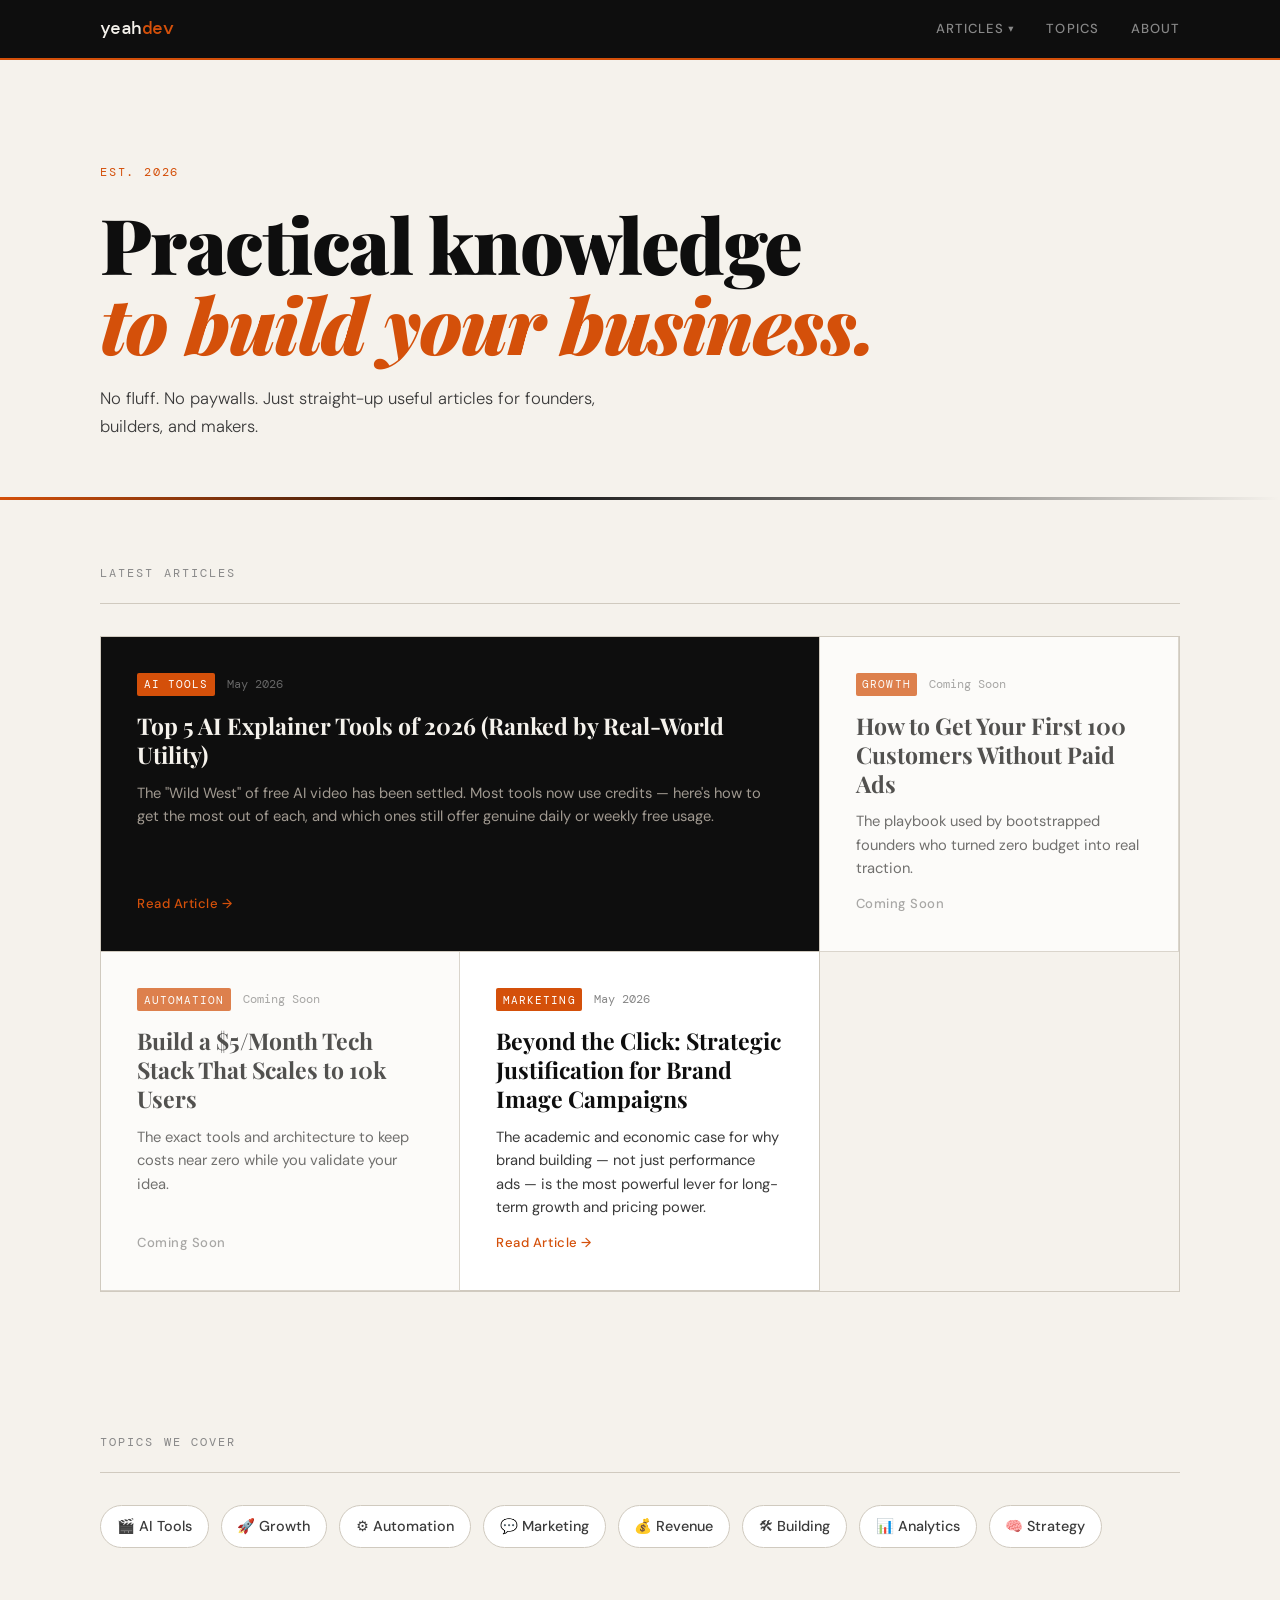
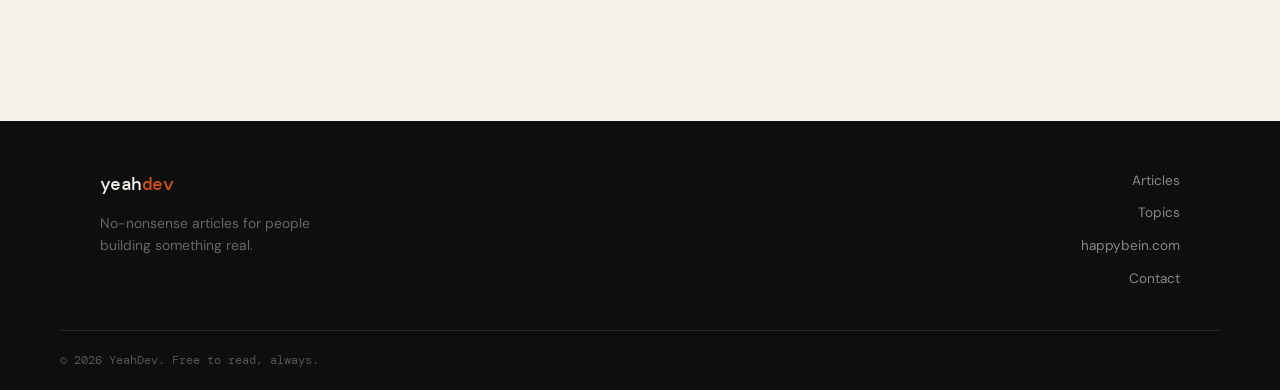
<file: index.html>
<!DOCTYPE html>
<html lang="en">
<head>
  <meta charset="UTF-8" />
  <meta name="viewport" content="width=device-width, initial-scale=1.0" />
  <title>YeahDev — Build Your Business</title>
  <meta name="description" content="Practical articles and tools to help you build and grow your business." />
  <link rel="stylesheet" href="css/main.css" />
  <!-- Google Analytics -->
  <script async src="https://www.googletagmanager.com/gtag/js?id=G-YT5223V63F"></script>
  <script>
    window.dataLayer = window.dataLayer || [];
    function gtag(){dataLayer.push(arguments);}
    gtag('js', new Date());
    gtag('config', 'G-YT5223V63F');
  </script>
  <link rel="preconnect" href="https://fonts.googleapis.com" />
  <link rel="preconnect" href="https://fonts.gstatic.com" crossorigin />
  <link href="https://fonts.googleapis.com/css2?family=Playfair+Display:ital,wght@0,700;0,900;1,700&family=DM+Sans:wght@300;400;500&family=DM+Mono:wght@400;500&display=swap" rel="stylesheet" />
</head>
<body>

  <header class="site-header">
    <div class="container header-inner">
      <a href="index.html" class="logo">yeah<span>dev</span></a>
      <nav class="nav">
        <div class="nav-dropdown">
          <a href="#articles" class="nav-dropdown-trigger">Articles <span class="nav-caret">▾</span></a>
          <div class="nav-dropdown-menu">
            <a href="articles/best-free-ai-video-tools-2026.html">Top 5 AI Explainer Tools of 2026</a>
            <a href="articles/brand-image-campaigns-strategic-justification.html">Beyond the Click: Brand Image Campaigns</a>
          </div>
        </div>
        <a href="#topics">Topics</a>
        <a href="#about">About</a>
      </nav>
    </div>
  </header>

  <section class="hero">
    <div class="container">
      <div class="hero-tag">Est. 2026</div>
      <h1 class="hero-headline">
        Practical knowledge<br/>
        <em>to build your business.</em>
      </h1>
      <p class="hero-sub">No fluff. No paywalls. Just straight-up useful articles for founders, builders, and makers.</p>
    </div>
    <div class="hero-rule"></div>
  </section>

  <main class="container" id="articles">

    <div class="section-label">Latest Articles</div>

    <div class="articles-grid">

      <!-- Article 1 – Featured -->
      <article class="card card--featured">
        <div class="card-meta">
          <span class="tag">AI Tools</span>
          <span class="date">May 2026</span>
        </div>
        <h2 class="card-title">
          <a href="articles/best-free-ai-video-tools-2026.html">
            Top 5 AI Explainer Tools of 2026 (Ranked by Real-World Utility)
          </a>
        </h2>
        <p class="card-excerpt">
          The "Wild West" of free AI video has been settled. Most tools now use credits — here's how to get the most out of each, and which ones still offer genuine daily or weekly free usage.
        </p>
        <a href="articles/best-free-ai-video-tools-2026.html" class="read-more">Read Article →</a>
      </article>

      <!-- Placeholder cards -->
      <article class="card card--placeholder">
        <div class="card-meta">
          <span class="tag">Growth</span>
          <span class="date">Coming Soon</span>
        </div>
        <h2 class="card-title">How to Get Your First 100 Customers Without Paid Ads</h2>
        <p class="card-excerpt">The playbook used by bootstrapped founders who turned zero budget into real traction.</p>
        <span class="read-more muted">Coming Soon</span>
      </article>

      <article class="card card--placeholder">
        <div class="card-meta">
          <span class="tag">Automation</span>
          <span class="date">Coming Soon</span>
        </div>
        <h2 class="card-title">Build a $5/Month Tech Stack That Scales to 10k Users</h2>
        <p class="card-excerpt">The exact tools and architecture to keep costs near zero while you validate your idea.</p>
        <span class="read-more muted">Coming Soon</span>
      </article>

      <article class="card">
        <div class="card-meta">
          <span class="tag">Marketing</span>
          <span class="date">May 2026</span>
        </div>
        <h2 class="card-title">
          <a href="articles/brand-image-campaigns-strategic-justification.html">
            Beyond the Click: Strategic Justification for Brand Image Campaigns
          </a>
        </h2>
        <p class="card-excerpt">
          The academic and economic case for why brand building — not just performance ads — is the most powerful lever for long-term growth and pricing power.
        </p>
        <a href="articles/brand-image-campaigns-strategic-justification.html" class="read-more">Read Article →</a>
      </article>

    </div>

    <section class="topics-section" id="topics">
      <div class="section-label">Topics We Cover</div>
      <div class="topics-grid">
        <div class="topic">🎬 AI Tools</div>
        <div class="topic">🚀 Growth</div>
        <div class="topic">⚙️ Automation</div>
        <div class="topic">💬 Marketing</div>
        <div class="topic">💰 Revenue</div>
        <div class="topic">🛠 Building</div>
        <div class="topic">📊 Analytics</div>
        <div class="topic">🧠 Strategy</div>
      </div>
    </section>

  </main>

  <footer class="site-footer" id="about">
    <div class="container footer-inner">
      <div class="footer-brand">
        <a href="index.html" class="logo">yeah<span>dev</span></a>
        <p>No-nonsense articles for people<br/>building something real.</p>
      </div>
      <div class="footer-links">
        <a href="#articles">Articles</a>
        <a href="#topics">Topics</a>
        <a href="https://happybein.com" target="_blank" rel="noopener">happybein.com</a>
        <a href="mailto:happybein1@gmail.com">Contact</a>
      </div>
    </div>
    <div class="container footer-bottom">
      <span>© 2026 YeahDev. Free to read, always.</span>
    </div>
  </footer>

</body>
</html>
</file>
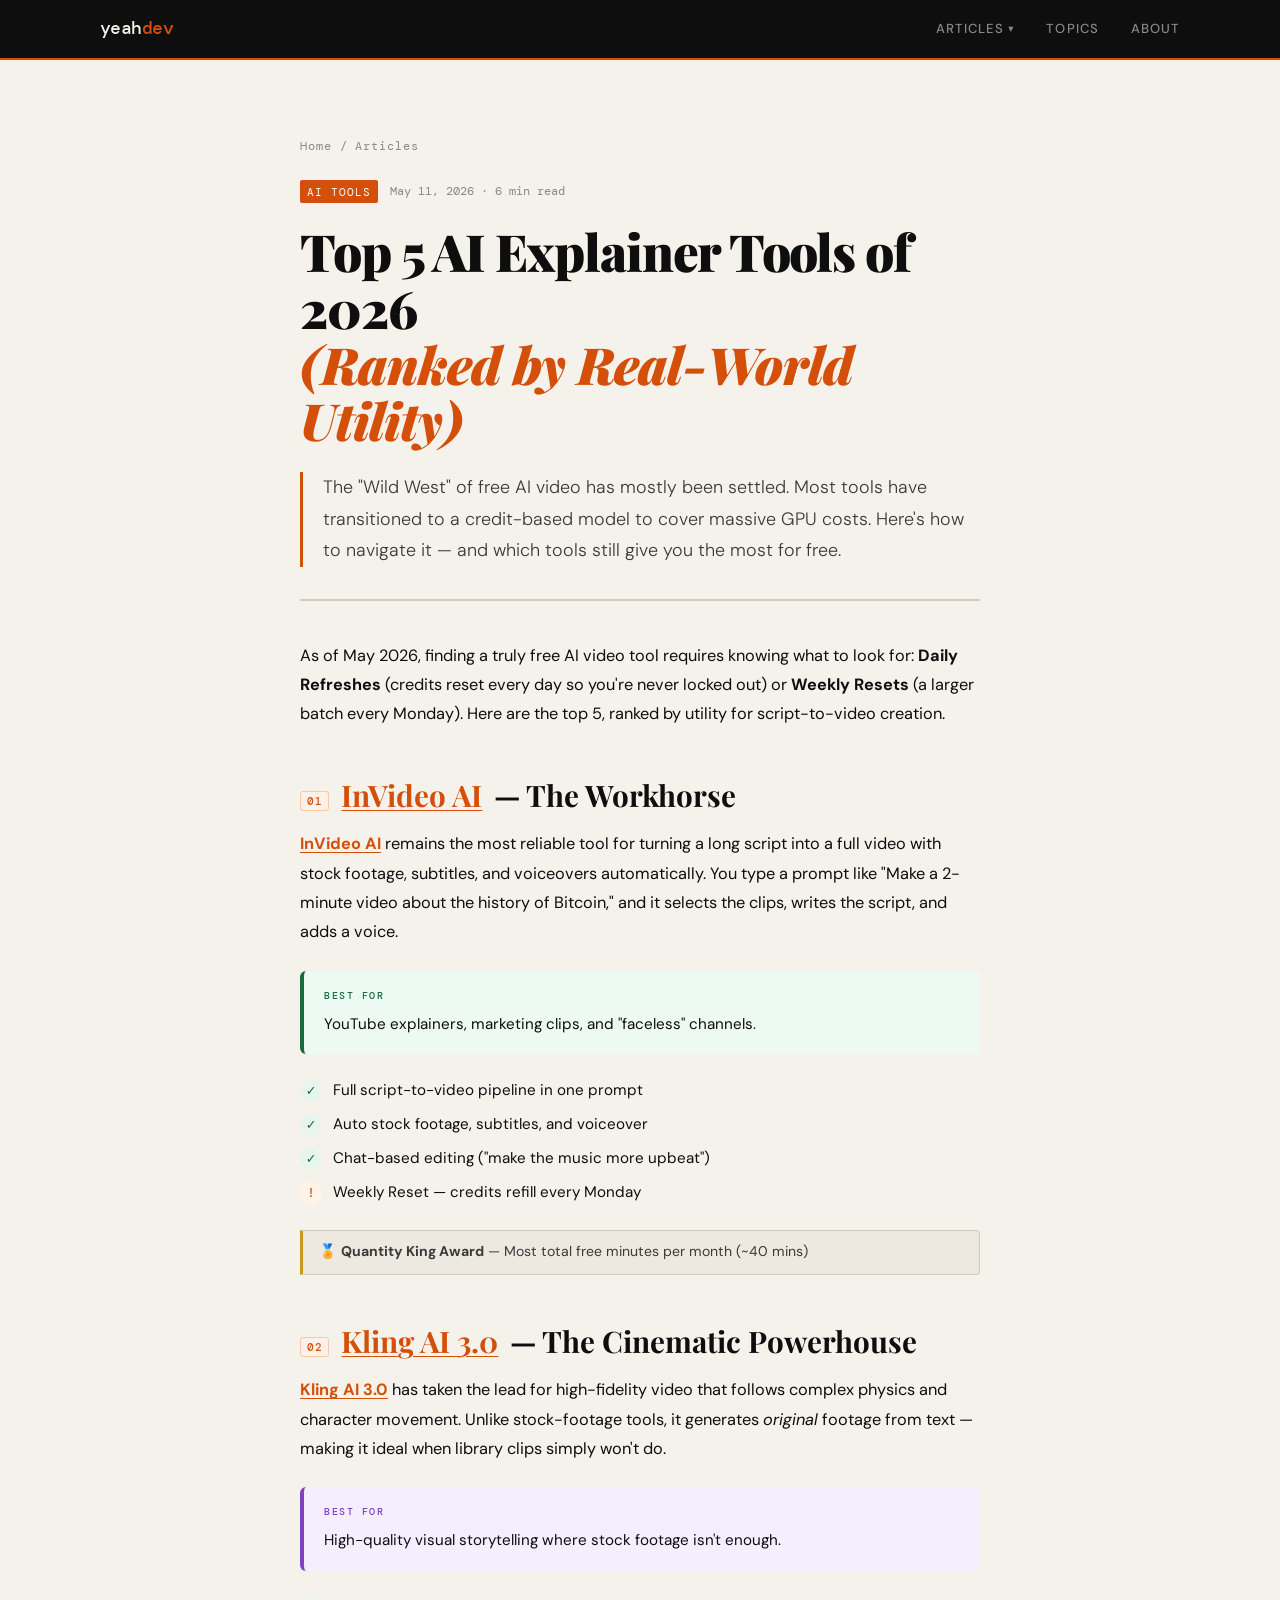
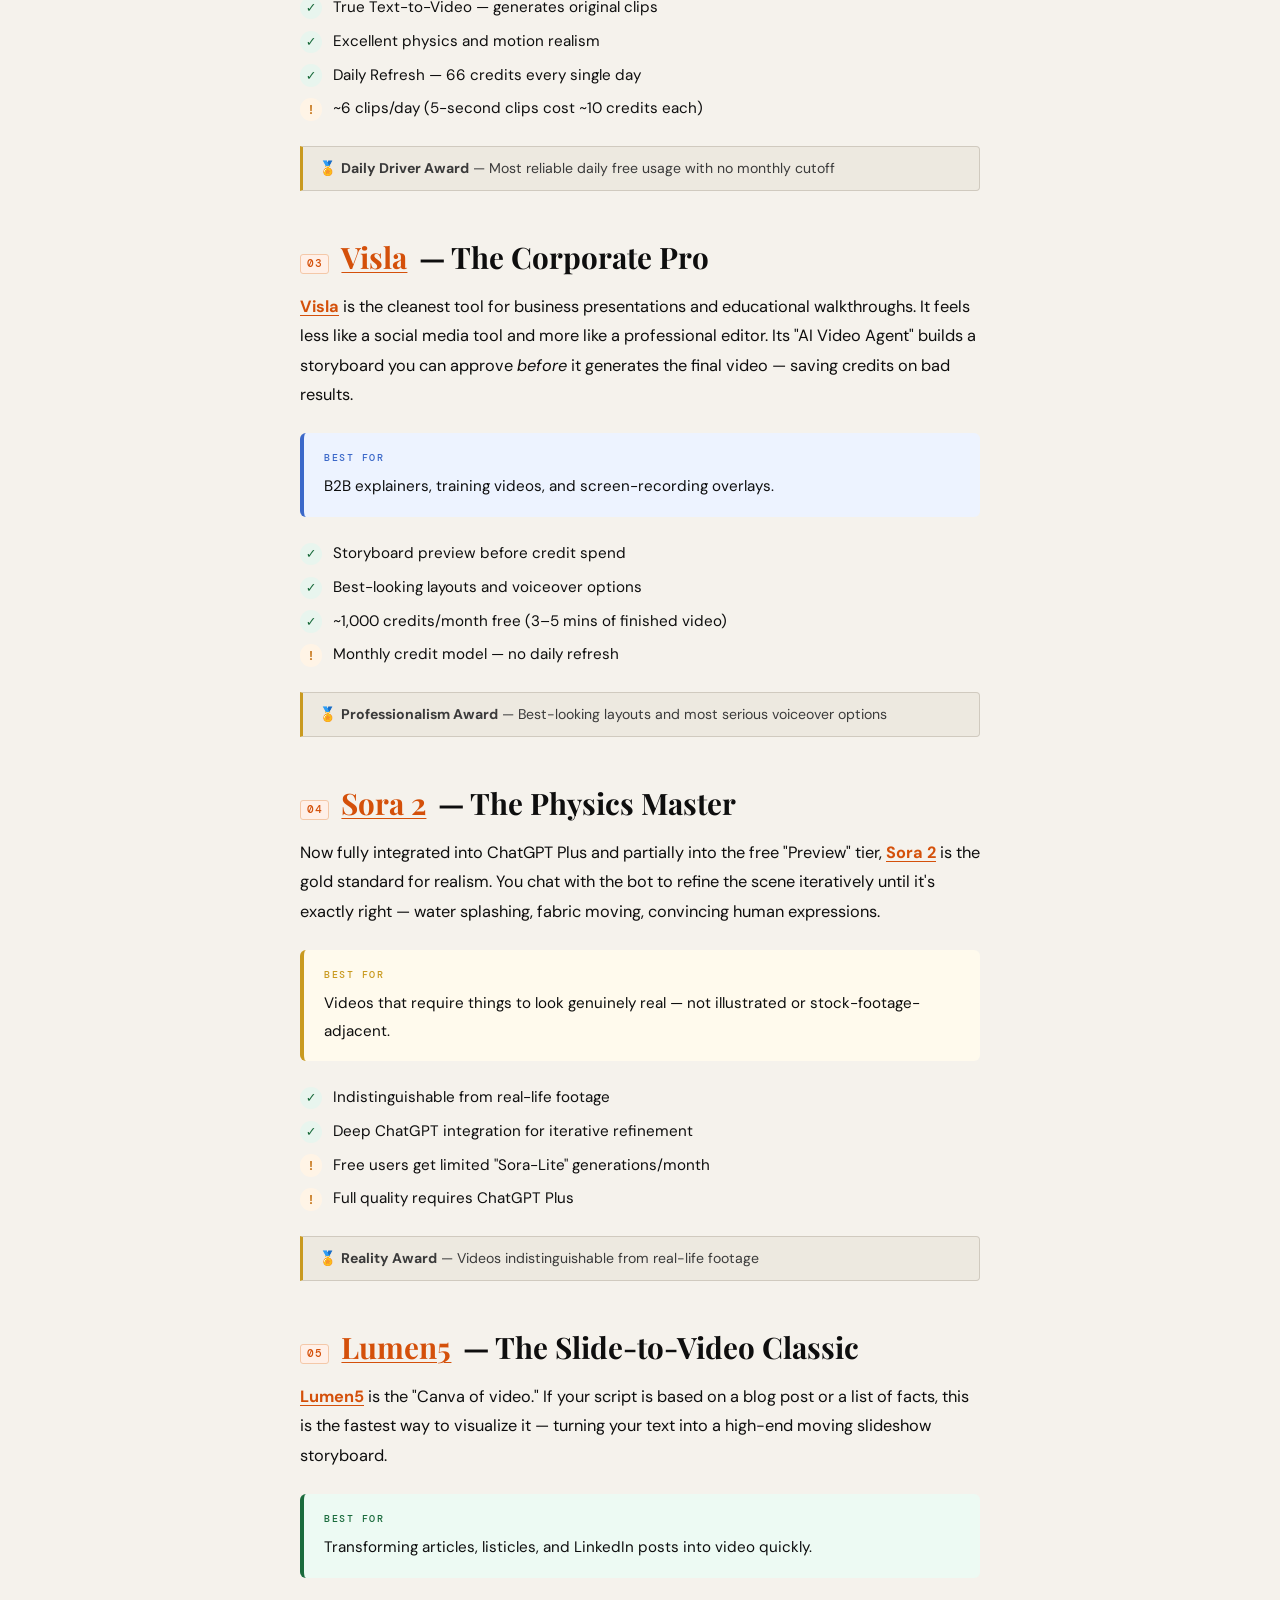
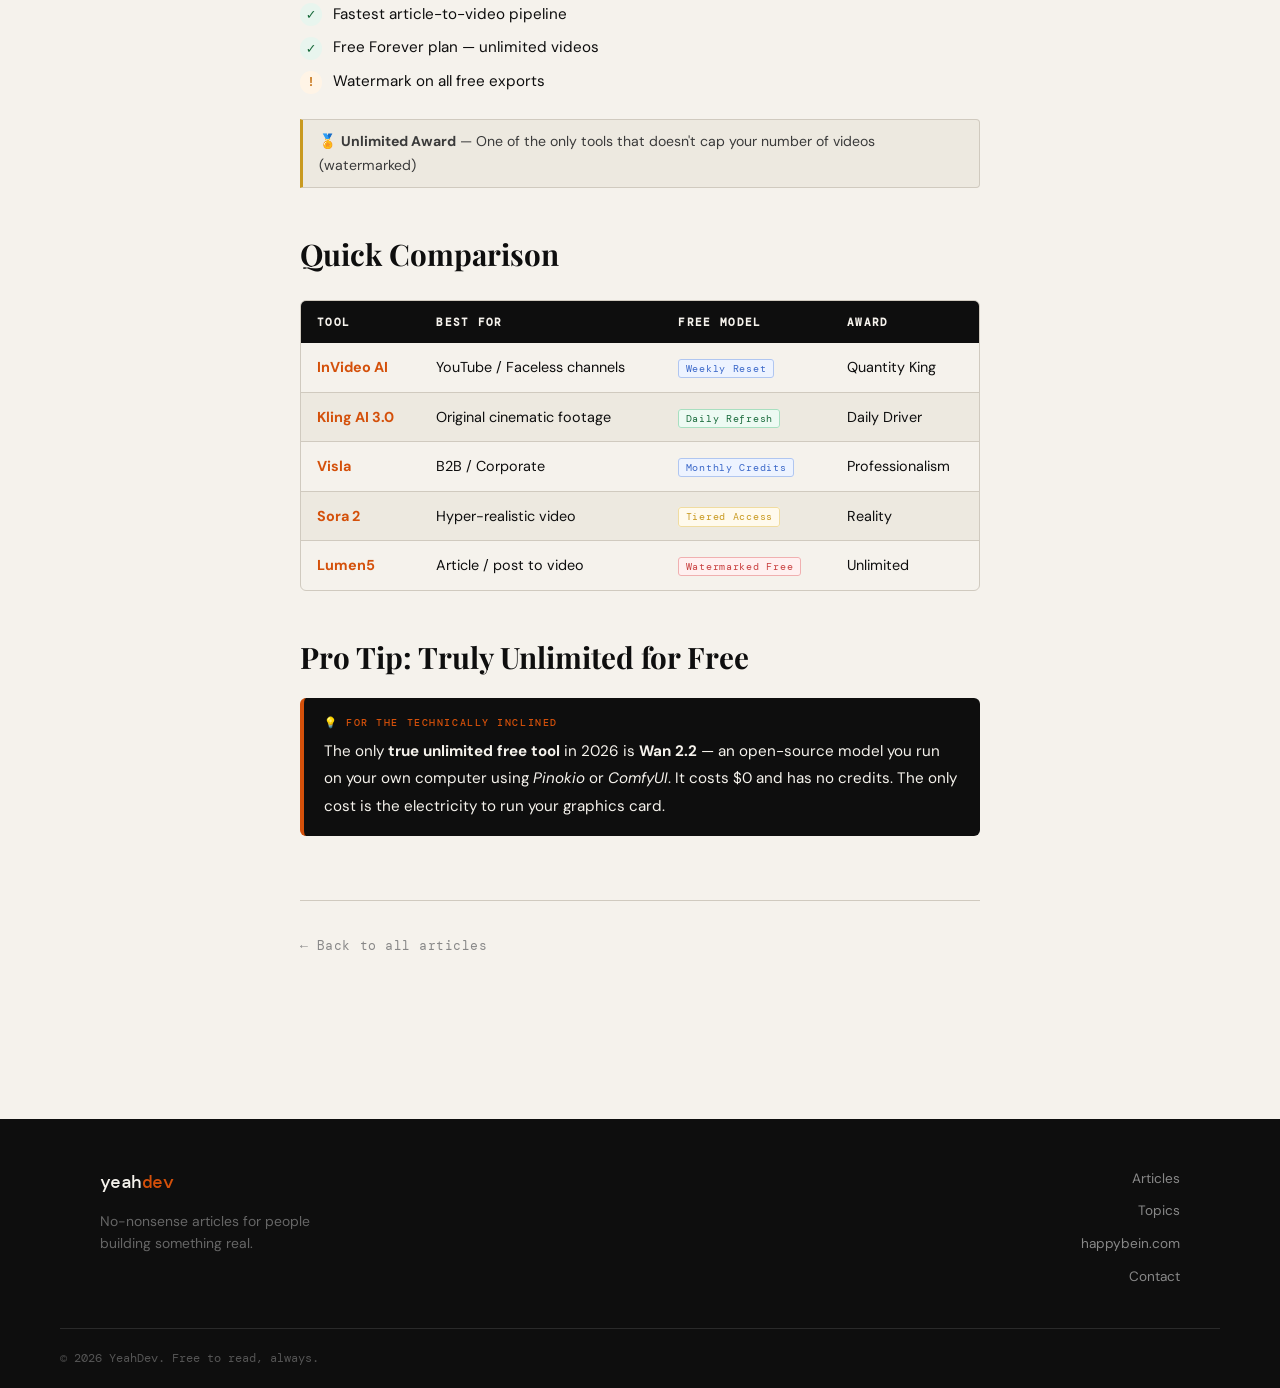
<file: articles/best-free-ai-video-tools-2026.html>
<!DOCTYPE html>
<html lang="en">
<head>
  <meta charset="UTF-8" />
  <meta name="viewport" content="width=device-width, initial-scale=1.0" />
  <title>Top 5 AI Explainer Video Tools of 2026 — YeahDev</title>
  <meta name="description" content="The free AI video landscape has matured in 2026. Here are the top 5 explainer tools ranked by their real-world utility for script-to-video creation." />
  <link rel="stylesheet" href="../css/main.css" />
  <link rel="stylesheet" href="../css/article.css" />
  <!-- Google Analytics -->
  <script async src="https://www.googletagmanager.com/gtag/js?id=G-YT5223V63F"></script>
  <script>
    window.dataLayer = window.dataLayer || [];
    function gtag(){dataLayer.push(arguments);}
    gtag('js', new Date());
    gtag('config', 'G-YT5223V63F');
  </script>
  <link rel="preconnect" href="https://fonts.googleapis.com" />
  <link rel="preconnect" href="https://fonts.gstatic.com" crossorigin />
  <link href="https://fonts.googleapis.com/css2?family=Playfair+Display:ital,wght@0,700;0,900;1,700&family=DM+Sans:wght@300;400;500&family=DM+Mono:wght@400;500&display=swap" rel="stylesheet" />
</head>
<body class="article-page">

  <header class="site-header">
    <div class="container header-inner">
      <a href="../index.html" class="logo">yeah<span>dev</span></a>
      <nav class="nav">
        <div class="nav-dropdown">
          <a href="../index.html#articles" class="nav-dropdown-trigger">Articles <span class="nav-caret">▾</span></a>
          <div class="nav-dropdown-menu">
            <a href="../articles/best-free-ai-video-tools-2026.html">Top 5 AI Explainer Tools of 2026</a>
            <a href="../articles/brand-image-campaigns-strategic-justification.html">Beyond the Click: Brand Image Campaigns</a>
          </div>
        </div>
        <a href="../index.html#topics">Topics</a>
        <a href="../index.html#about">About</a>
      </nav>
    </div>
  </header>

  <main class="article-main">
    <div class="article-container">

      <div class="article-header">
        <div class="breadcrumb"><a href="../index.html">Home</a> / <a href="../index.html#articles">Articles</a></div>
        <div class="article-meta">
          <span class="tag">AI Tools</span>
          <span class="date">May 11, 2026 · 6 min read</span>
        </div>
        <h1 class="article-title">
          Top 5 AI Explainer Tools of 2026<br/>
          <em>(Ranked by Real-World Utility)</em>
        </h1>
        <p class="article-lede">
          The "Wild West" of free AI video has mostly been settled. Most tools have transitioned to a credit-based model to cover massive GPU costs. Here's how to navigate it — and which tools still give you the most for free.
        </p>
        <div class="article-rule"></div>
      </div>

      <div class="article-body">

        <p>As of May 2026, finding a truly free AI video tool requires knowing what to look for: <strong>Daily Refreshes</strong> (credits reset every day so you're never locked out) or <strong>Weekly Resets</strong> (a larger batch every Monday). Here are the top 5, ranked by utility for script-to-video creation.</p>

        <h2><span class="num">01</span> <a href="https://invideo.io" target="_blank" rel="noopener">InVideo AI</a> — The Workhorse</h2>
        <p><a href="https://invideo.io" target="_blank" rel="noopener"><strong>InVideo AI</strong></a> remains the most reliable tool for turning a long script into a full video with stock footage, subtitles, and voiceovers automatically. You type a prompt like "Make a 2-minute video about the history of Bitcoin," and it selects the clips, writes the script, and adds a voice.</p>

        <div class="callout callout--green">
          <div class="callout-label">Best For</div>
          <p>YouTube explainers, marketing clips, and "faceless" channels.</p>
        </div>

        <ul class="feature-list">
          <li><span class="feature-icon">✓</span> Full script-to-video pipeline in one prompt</li>
          <li><span class="feature-icon">✓</span> Auto stock footage, subtitles, and voiceover</li>
          <li><span class="feature-icon">✓</span> Chat-based editing ("make the music more upbeat")</li>
          <li><span class="feature-icon warn">!</span> Weekly Reset — credits refill every Monday</li>
        </ul>

        <div class="award-badge">🏅 <strong>Quantity King Award</strong> — Most total free minutes per month (~40 mins)</div>

        <h2><span class="num">02</span> <a href="https://klingai.com" target="_blank" rel="noopener">Kling AI 3.0</a> — The Cinematic Powerhouse</h2>
        <p><a href="https://klingai.com" target="_blank" rel="noopener"><strong>Kling AI 3.0</strong></a> has taken the lead for high-fidelity video that follows complex physics and character movement. Unlike stock-footage tools, it generates <em>original</em> footage from text — making it ideal when library clips simply won't do.</p>

        <div class="callout callout--purple">
          <div class="callout-label">Best For</div>
          <p>High-quality visual storytelling where stock footage isn't enough.</p>
        </div>

        <ul class="feature-list">
          <li><span class="feature-icon">✓</span> True Text-to-Video — generates original clips</li>
          <li><span class="feature-icon">✓</span> Excellent physics and motion realism</li>
          <li><span class="feature-icon">✓</span> Daily Refresh — 66 credits every single day</li>
          <li><span class="feature-icon warn">!</span> ~6 clips/day (5-second clips cost ~10 credits each)</li>
        </ul>

        <div class="award-badge">🏅 <strong>Daily Driver Award</strong> — Most reliable daily free usage with no monthly cutoff</div>

        <h2><span class="num">03</span> <a href="https://visla.us" target="_blank" rel="noopener">Visla</a> — The Corporate Pro</h2>
        <p><a href="https://visla.us" target="_blank" rel="noopener"><strong>Visla</strong></a> is the cleanest tool for business presentations and educational walkthroughs. It feels less like a social media tool and more like a professional editor. Its "AI Video Agent" builds a storyboard you can approve <em>before</em> it generates the final video — saving credits on bad results.</p>

        <div class="callout callout--blue">
          <div class="callout-label">Best For</div>
          <p>B2B explainers, training videos, and screen-recording overlays.</p>
        </div>

        <ul class="feature-list">
          <li><span class="feature-icon">✓</span> Storyboard preview before credit spend</li>
          <li><span class="feature-icon">✓</span> Best-looking layouts and voiceover options</li>
          <li><span class="feature-icon">✓</span> ~1,000 credits/month free (3–5 mins of finished video)</li>
          <li><span class="feature-icon warn">!</span> Monthly credit model — no daily refresh</li>
        </ul>

        <div class="award-badge">🏅 <strong>Professionalism Award</strong> — Best-looking layouts and most serious voiceover options</div>

        <h2><span class="num">04</span> <a href="https://openai.com/sora" target="_blank" rel="noopener">Sora 2</a> — The Physics Master</h2>
        <p>Now fully integrated into ChatGPT Plus and partially into the free "Preview" tier, <a href="https://openai.com/sora" target="_blank" rel="noopener"><strong>Sora 2</strong></a> is the gold standard for realism. You chat with the bot to refine the scene iteratively until it's exactly right — water splashing, fabric moving, convincing human expressions.</p>

        <div class="callout callout--gold">
          <div class="callout-label">Best For</div>
          <p>Videos that require things to look genuinely real — not illustrated or stock-footage-adjacent.</p>
        </div>

        <ul class="feature-list">
          <li><span class="feature-icon">✓</span> Indistinguishable from real-life footage</li>
          <li><span class="feature-icon">✓</span> Deep ChatGPT integration for iterative refinement</li>
          <li><span class="feature-icon warn">!</span> Free users get limited "Sora-Lite" generations/month</li>
          <li><span class="feature-icon warn">!</span> Full quality requires ChatGPT Plus</li>
        </ul>

        <div class="award-badge">🏅 <strong>Reality Award</strong> — Videos indistinguishable from real-life footage</div>

        <h2><span class="num">05</span> <a href="https://lumen5.com" target="_blank" rel="noopener">Lumen5</a> — The Slide-to-Video Classic</h2>
        <p><a href="https://lumen5.com" target="_blank" rel="noopener"><strong>Lumen5</strong></a> is the "Canva of video." If your script is based on a blog post or a list of facts, this is the fastest way to visualize it — turning your text into a high-end moving slideshow storyboard.</p>

        <div class="callout callout--green">
          <div class="callout-label">Best For</div>
          <p>Transforming articles, listicles, and LinkedIn posts into video quickly.</p>
        </div>

        <ul class="feature-list">
          <li><span class="feature-icon">✓</span> Fastest article-to-video pipeline</li>
          <li><span class="feature-icon">✓</span> Free Forever plan — unlimited videos</li>
          <li><span class="feature-icon warn">!</span> Watermark on all free exports</li>
        </ul>

        <div class="award-badge">🏅 <strong>Unlimited Award</strong> — One of the only tools that doesn't cap your number of videos (watermarked)</div>

        <h2>Quick Comparison</h2>

        <div class="table-wrap">
          <table class="comparison-table">
            <thead>
              <tr>
                <th>Tool</th>
                <th>Best For</th>
                <th>Free Model</th>
                <th>Award</th>
              </tr>
            </thead>
            <tbody>
              <tr>
                <td><a href="https://invideo.io" target="_blank" rel="noopener"><strong>InVideo AI</strong></a></td>
                <td>YouTube / Faceless channels</td>
                <td><span class="badge badge--blue">Weekly Reset</span></td>
                <td>Quantity King</td>
              </tr>
              <tr>
                <td><a href="https://klingai.com" target="_blank" rel="noopener"><strong>Kling AI 3.0</strong></a></td>
                <td>Original cinematic footage</td>
                <td><span class="badge badge--green">Daily Refresh</span></td>
                <td>Daily Driver</td>
              </tr>
              <tr>
                <td><a href="https://visla.us" target="_blank" rel="noopener"><strong>Visla</strong></a></td>
                <td>B2B / Corporate</td>
                <td><span class="badge badge--blue">Monthly Credits</span></td>
                <td>Professionalism</td>
              </tr>
              <tr>
                <td><a href="https://openai.com/sora" target="_blank" rel="noopener"><strong>Sora 2</strong></a></td>
                <td>Hyper-realistic video</td>
                <td><span class="badge badge--gold">Tiered Access</span></td>
                <td>Reality</td>
              </tr>
              <tr>
                <td><a href="https://lumen5.com" target="_blank" rel="noopener"><strong>Lumen5</strong></a></td>
                <td>Article / post to video</td>
                <td><span class="badge badge--red">Watermarked Free</span></td>
                <td>Unlimited</td>
              </tr>
            </tbody>
          </table>
        </div>

        <h2>Pro Tip: Truly Unlimited for Free</h2>

        <div class="callout callout--dark">
          <div class="callout-label">💡 For the Technically Inclined</div>
          <p>The only <strong>true unlimited free tool</strong> in 2026 is <strong>Wan 2.2</strong> — an open-source model you run on your own computer using <em>Pinokio</em> or <em>ComfyUI</em>. It costs $0 and has no credits. The only cost is the electricity to run your graphics card.</p>
        </div>

      </div>

      <div class="article-footer">
        <a href="../index.html" class="back-link">← Back to all articles</a>
      </div>

    </div>
  </main>

  <footer class="site-footer">
    <div class="container footer-inner">
      <div class="footer-brand">
        <a href="../index.html" class="logo">yeah<span>dev</span></a>
        <p>No-nonsense articles for people<br/>building something real.</p>
      </div>
      <div class="footer-links">
        <a href="../index.html#articles">Articles</a>
        <a href="../index.html#topics">Topics</a>
        <a href="https://happybein.com" target="_blank" rel="noopener">happybein.com</a>
        <a href="mailto:happybein1@gmail.com">Contact</a>
      </div>
    </div>
    <div class="container footer-bottom">
      <span>© 2026 YeahDev. Free to read, always.</span>
    </div>
  </footer>

</body>
</html>
</file>
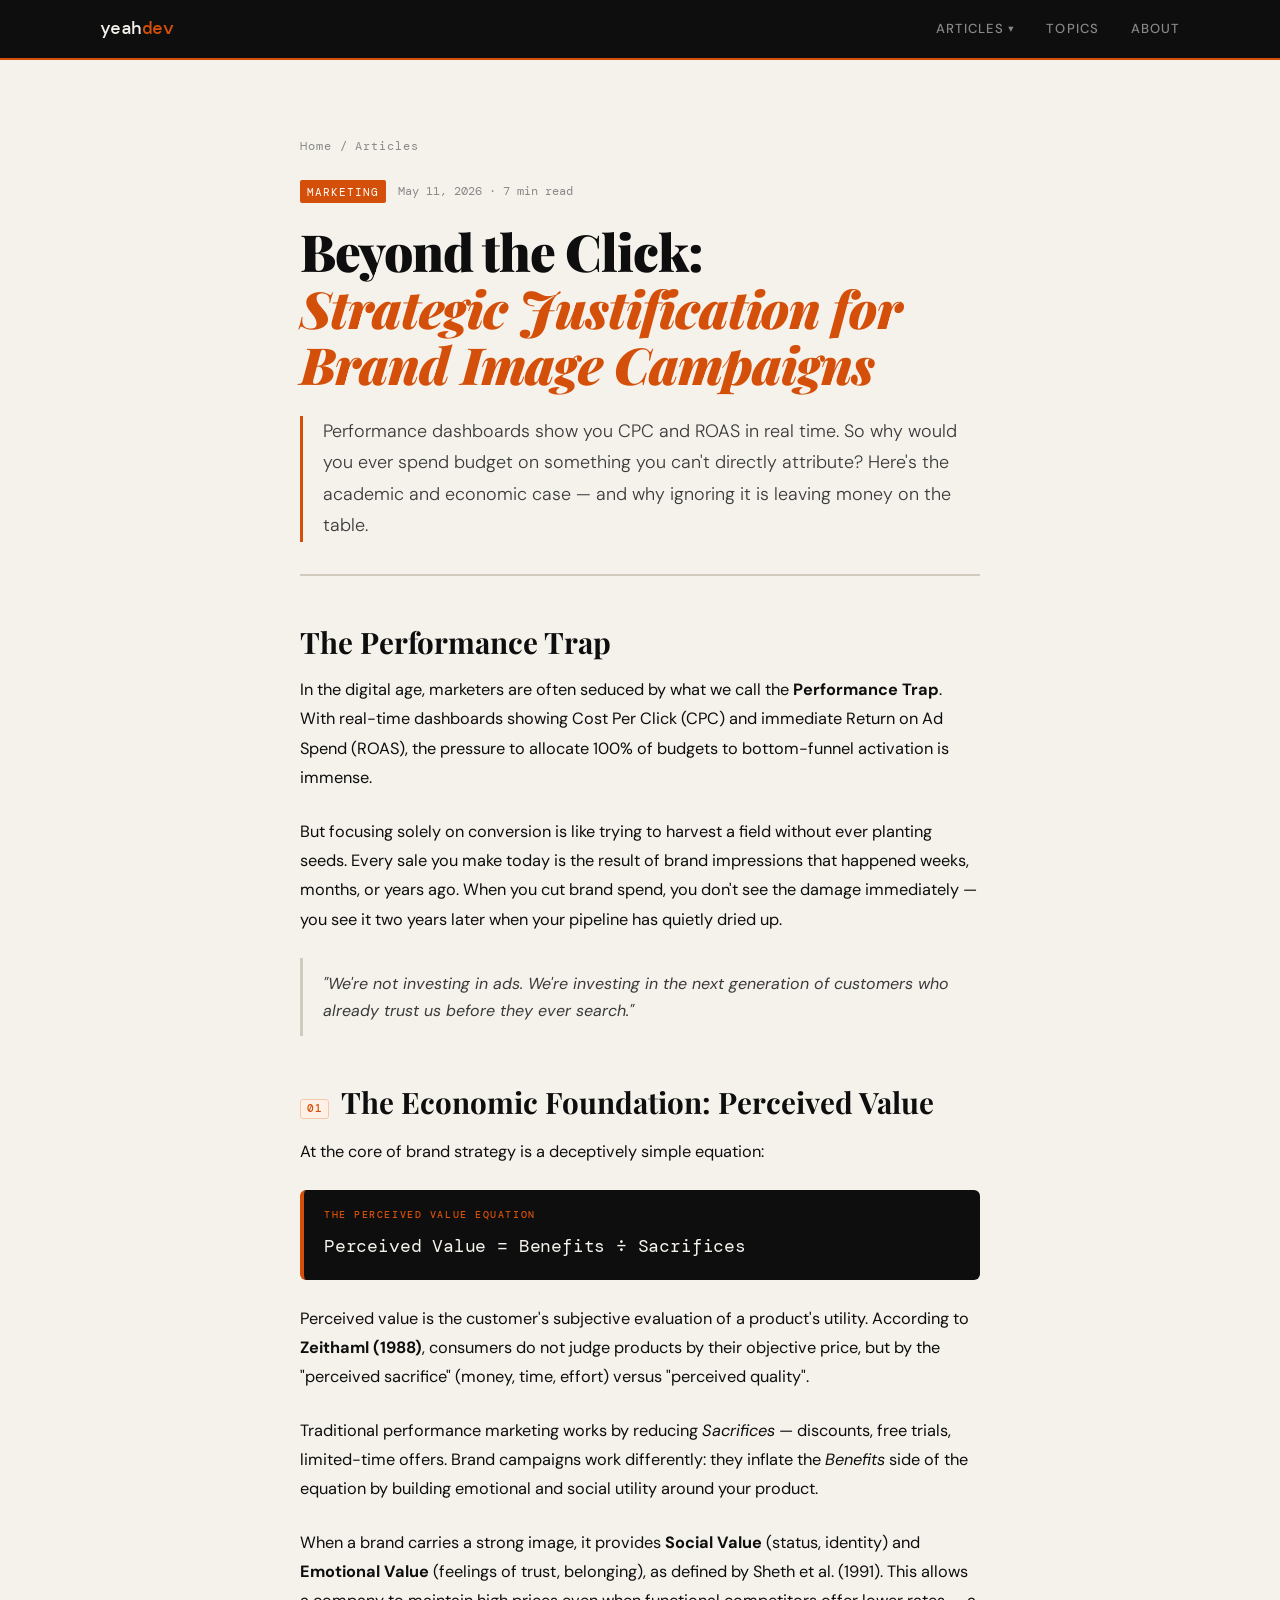
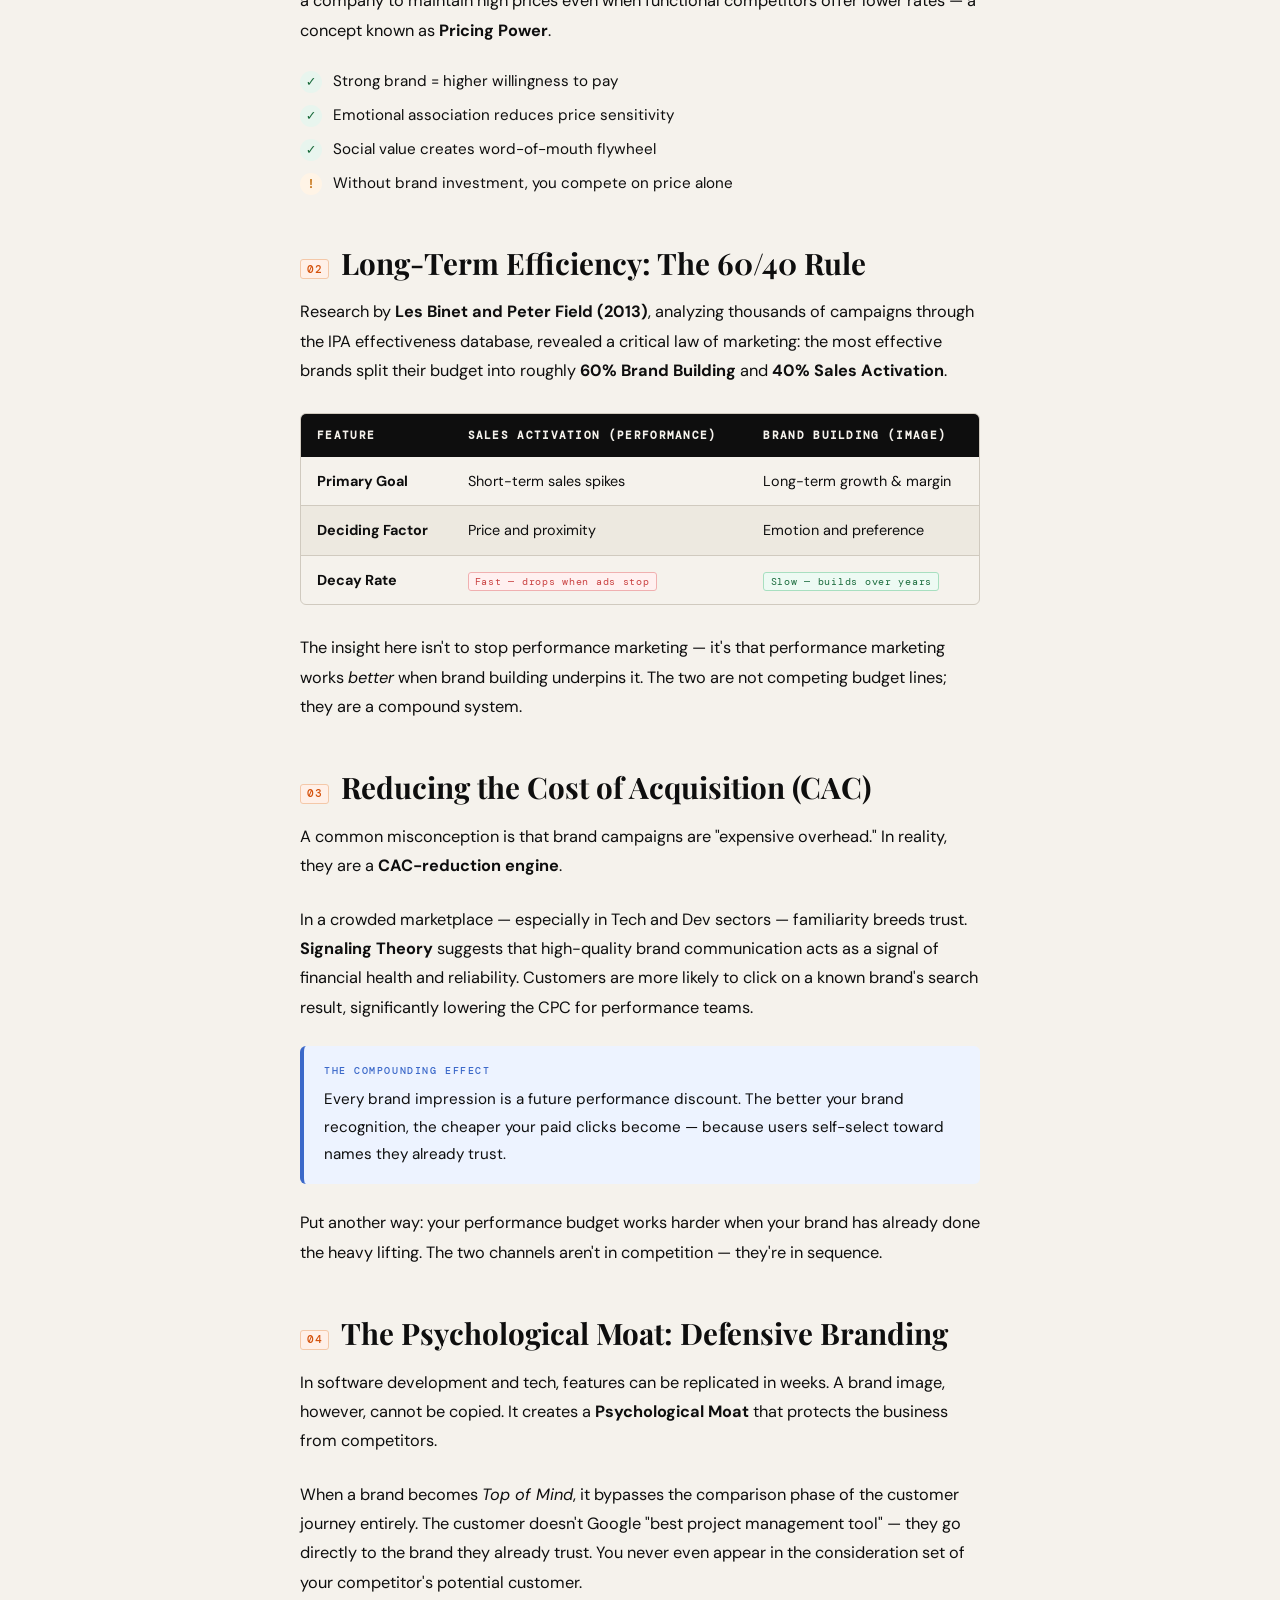
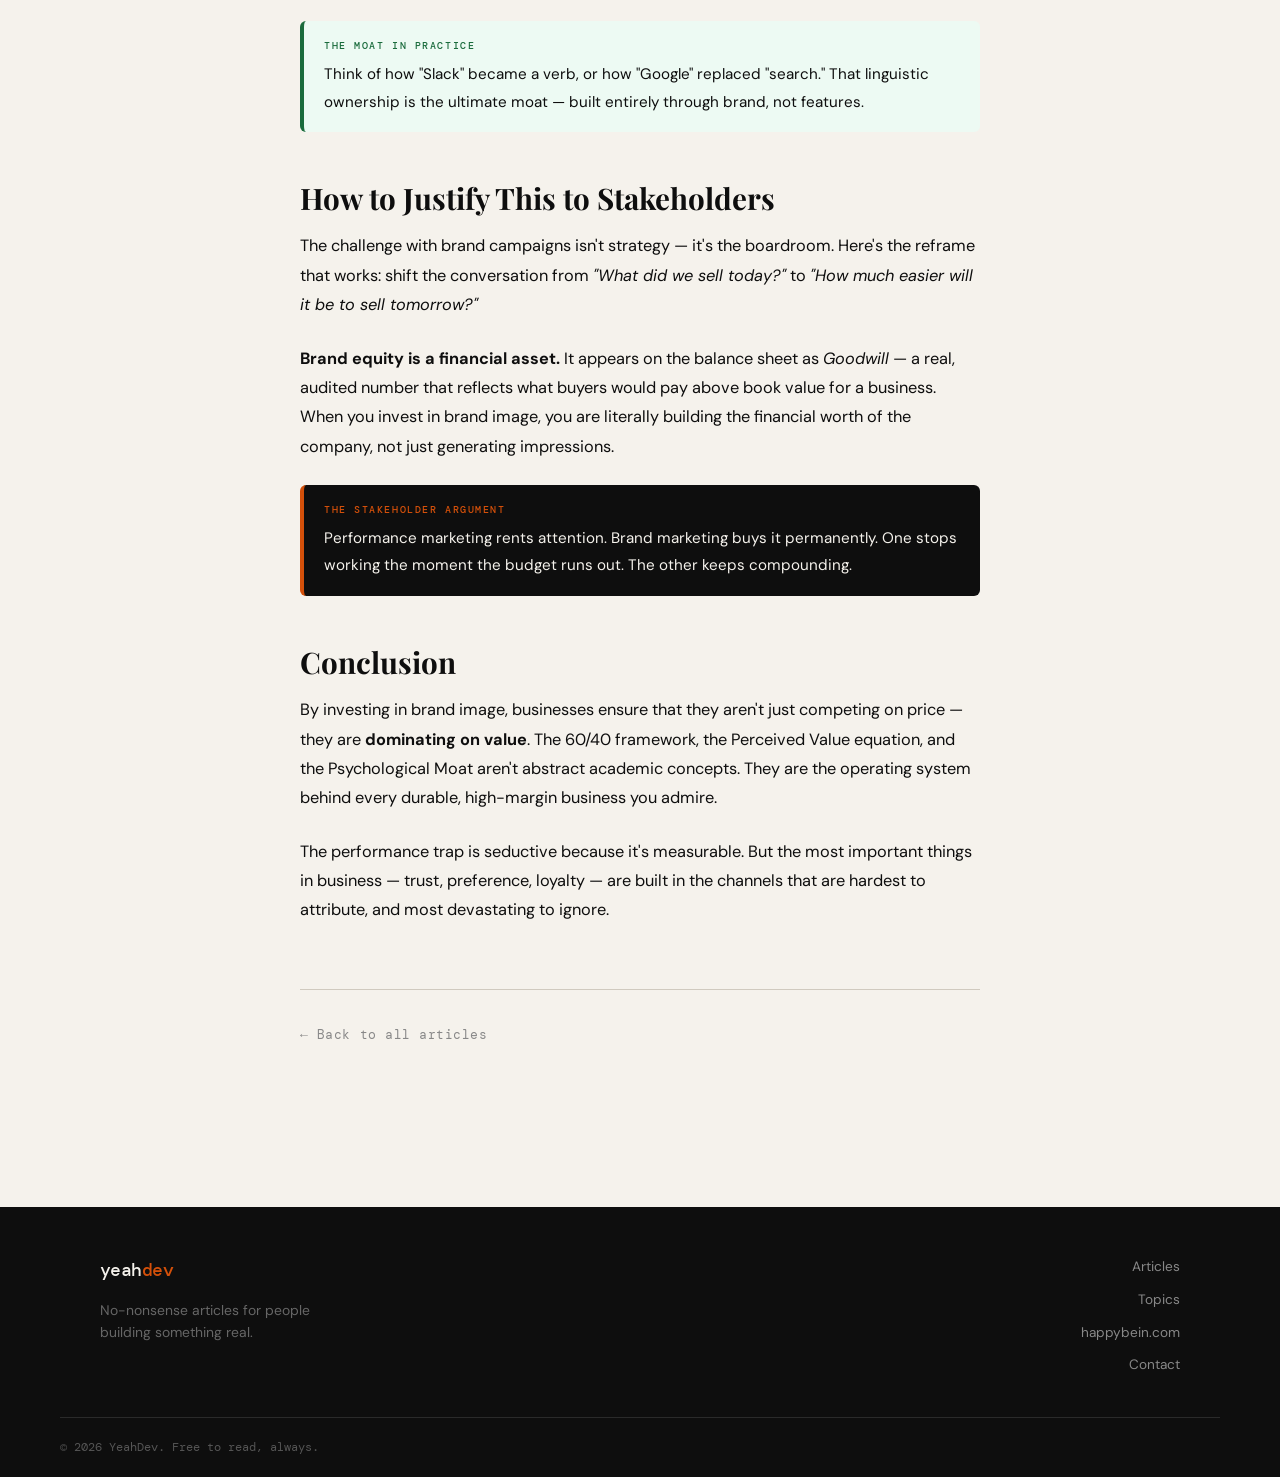
<file: articles/brand-image-campaigns-strategic-justification.html>
<!DOCTYPE html>
<html lang="en">
<head>
  <meta charset="UTF-8" />
  <meta name="viewport" content="width=device-width, initial-scale=1.0" />
  <title>Beyond the Click: Strategic Justification for Brand Image Campaigns — YeahDev</title>
  <meta name="description" content="Why brand-image campaigns are a financial asset, not overhead — the academic and economic case for investing in perception over performance." />
  <link rel="stylesheet" href="../css/main.css" />
  <link rel="stylesheet" href="../css/article.css" />
  <!-- Google Analytics -->
  <script async src="https://www.googletagmanager.com/gtag/js?id=G-YT5223V63F"></script>
  <script>
    window.dataLayer = window.dataLayer || [];
    function gtag(){dataLayer.push(arguments);}
    gtag('js', new Date());
    gtag('config', 'G-YT5223V63F');
  </script>
  <link rel="preconnect" href="https://fonts.googleapis.com" />
  <link rel="preconnect" href="https://fonts.gstatic.com" crossorigin />
  <link href="https://fonts.googleapis.com/css2?family=Playfair+Display:ital,wght@0,700;0,900;1,700&family=DM+Sans:wght@300;400;500&family=DM+Mono:wght@400;500&display=swap" rel="stylesheet" />
</head>
<body class="article-page">

  <header class="site-header">
    <div class="container header-inner">
      <a href="../index.html" class="logo">yeah<span>dev</span></a>
      <nav class="nav">
        <div class="nav-dropdown">
          <a href="../index.html#articles" class="nav-dropdown-trigger">Articles <span class="nav-caret">▾</span></a>
          <div class="nav-dropdown-menu">
            <a href="../articles/best-free-ai-video-tools-2026.html">Top 5 AI Explainer Tools of 2026</a>
            <a href="../articles/brand-image-campaigns-strategic-justification.html">Beyond the Click: Brand Image Campaigns</a>
          </div>
        </div>
        <a href="../index.html#topics">Topics</a>
        <a href="../index.html#about">About</a>
      </nav>
    </div>
  </header>

  <main class="article-main">
    <div class="article-container">

      <div class="article-header">
        <div class="breadcrumb"><a href="../index.html">Home</a> / <a href="../index.html#articles">Articles</a></div>
        <div class="article-meta">
          <span class="tag">Marketing</span>
          <span class="date">May 11, 2026 · 7 min read</span>
        </div>
        <h1 class="article-title">
          Beyond the Click:<br/>
          <em>Strategic Justification for Brand Image Campaigns</em>
        </h1>
        <p class="article-lede">
          Performance dashboards show you CPC and ROAS in real time. So why would you ever spend budget on something you can't directly attribute? Here's the academic and economic case — and why ignoring it is leaving money on the table.
        </p>
        <div class="article-rule"></div>
      </div>

      <div class="article-body">

        <h2>The Performance Trap</h2>

        <p>In the digital age, marketers are often seduced by what we call the <strong>Performance Trap</strong>. With real-time dashboards showing Cost Per Click (CPC) and immediate Return on Ad Spend (ROAS), the pressure to allocate 100% of budgets to bottom-funnel activation is immense.</p>

        <p>But focusing solely on conversion is like trying to harvest a field without ever planting seeds. Every sale you make today is the result of brand impressions that happened weeks, months, or years ago. When you cut brand spend, you don't see the damage immediately — you see it two years later when your pipeline has quietly dried up.</p>

        <blockquote>
          "We're not investing in ads. We're investing in the next generation of customers who already trust us before they ever search."
        </blockquote>

        <h2><span class="num">01</span> The Economic Foundation: Perceived Value</h2>

        <p>At the core of brand strategy is a deceptively simple equation:</p>

        <div class="callout callout--dark">
          <div class="callout-label">The Perceived Value Equation</div>
          <p style="font-size:1.15rem; font-family: var(--font-mono); letter-spacing: -0.01em;">Perceived Value = Benefits ÷ Sacrifices</p>
        </div>

        <p>Perceived value is the customer's subjective evaluation of a product's utility. According to <strong>Zeithaml (1988)</strong>, consumers do not judge products by their objective price, but by the "perceived sacrifice" (money, time, effort) versus "perceived quality".</p>

        <p>Traditional performance marketing works by reducing <em>Sacrifices</em> — discounts, free trials, limited-time offers. Brand campaigns work differently: they inflate the <em>Benefits</em> side of the equation by building emotional and social utility around your product.</p>

        <p>When a brand carries a strong image, it provides <strong>Social Value</strong> (status, identity) and <strong>Emotional Value</strong> (feelings of trust, belonging), as defined by Sheth et al. (1991). This allows a company to maintain high prices even when functional competitors offer lower rates — a concept known as <strong>Pricing Power</strong>.</p>

        <ul class="feature-list">
          <li><span class="feature-icon">✓</span> Strong brand = higher willingness to pay</li>
          <li><span class="feature-icon">✓</span> Emotional association reduces price sensitivity</li>
          <li><span class="feature-icon">✓</span> Social value creates word-of-mouth flywheel</li>
          <li><span class="feature-icon warn">!</span> Without brand investment, you compete on price alone</li>
        </ul>

        <h2><span class="num">02</span> Long-Term Efficiency: The 60/40 Rule</h2>

        <p>Research by <strong>Les Binet and Peter Field (2013)</strong>, analyzing thousands of campaigns through the IPA effectiveness database, revealed a critical law of marketing: the most effective brands split their budget into roughly <strong>60% Brand Building</strong> and <strong>40% Sales Activation</strong>.</p>

        <div class="table-wrap">
          <table class="comparison-table">
            <thead>
              <tr>
                <th>Feature</th>
                <th>Sales Activation (Performance)</th>
                <th>Brand Building (Image)</th>
              </tr>
            </thead>
            <tbody>
              <tr>
                <td><strong>Primary Goal</strong></td>
                <td>Short-term sales spikes</td>
                <td>Long-term growth &amp; margin</td>
              </tr>
              <tr>
                <td><strong>Deciding Factor</strong></td>
                <td>Price and proximity</td>
                <td>Emotion and preference</td>
              </tr>
              <tr>
                <td><strong>Decay Rate</strong></td>
                <td><span class="badge badge--red">Fast — drops when ads stop</span></td>
                <td><span class="badge badge--green">Slow — builds over years</span></td>
              </tr>
            </tbody>
          </table>
        </div>

        <p>The insight here isn't to stop performance marketing — it's that performance marketing works <em>better</em> when brand building underpins it. The two are not competing budget lines; they are a compound system.</p>

        <h2><span class="num">03</span> Reducing the Cost of Acquisition (CAC)</h2>

        <p>A common misconception is that brand campaigns are "expensive overhead." In reality, they are a <strong>CAC-reduction engine</strong>.</p>

        <p>In a crowded marketplace — especially in Tech and Dev sectors — familiarity breeds trust. <strong>Signaling Theory</strong> suggests that high-quality brand communication acts as a signal of financial health and reliability. Customers are more likely to click on a known brand's search result, significantly lowering the CPC for performance teams.</p>

        <div class="callout callout--blue">
          <div class="callout-label">The Compounding Effect</div>
          <p>Every brand impression is a future performance discount. The better your brand recognition, the cheaper your paid clicks become — because users self-select toward names they already trust.</p>
        </div>

        <p>Put another way: your performance budget works harder when your brand has already done the heavy lifting. The two channels aren't in competition — they're in sequence.</p>

        <h2><span class="num">04</span> The Psychological Moat: Defensive Branding</h2>

        <p>In software development and tech, features can be replicated in weeks. A brand image, however, cannot be copied. It creates a <strong>Psychological Moat</strong> that protects the business from competitors.</p>

        <p>When a brand becomes <em>Top of Mind</em>, it bypasses the comparison phase of the customer journey entirely. The customer doesn't Google "best project management tool" — they go directly to the brand they already trust. You never even appear in the consideration set of your competitor's potential customer.</p>

        <div class="callout callout--green">
          <div class="callout-label">The Moat in Practice</div>
          <p>Think of how "Slack" became a verb, or how "Google" replaced "search." That linguistic ownership is the ultimate moat — built entirely through brand, not features.</p>
        </div>

        <h2>How to Justify This to Stakeholders</h2>

        <p>The challenge with brand campaigns isn't strategy — it's the boardroom. Here's the reframe that works: shift the conversation from <em>"What did we sell today?"</em> to <em>"How much easier will it be to sell tomorrow?"</em></p>

        <p><strong>Brand equity is a financial asset.</strong> It appears on the balance sheet as <em>Goodwill</em> — a real, audited number that reflects what buyers would pay above book value for a business. When you invest in brand image, you are literally building the financial worth of the company, not just generating impressions.</p>

        <div class="callout callout--dark">
          <div class="callout-label">The Stakeholder Argument</div>
          <p>Performance marketing rents attention. Brand marketing buys it permanently. One stops working the moment the budget runs out. The other keeps compounding.</p>
        </div>

        <h2>Conclusion</h2>

        <p>By investing in brand image, businesses ensure that they aren't just competing on price — they are <strong>dominating on value</strong>. The 60/40 framework, the Perceived Value equation, and the Psychological Moat aren't abstract academic concepts. They are the operating system behind every durable, high-margin business you admire.</p>

        <p>The performance trap is seductive because it's measurable. But the most important things in business — trust, preference, loyalty — are built in the channels that are hardest to attribute, and most devastating to ignore.</p>

      </div>

      <div class="article-footer">
        <a href="../index.html" class="back-link">← Back to all articles</a>
      </div>

    </div>
  </main>

  <footer class="site-footer">
    <div class="container footer-inner">
      <div class="footer-brand">
        <a href="../index.html" class="logo">yeah<span>dev</span></a>
        <p>No-nonsense articles for people<br/>building something real.</p>
      </div>
      <div class="footer-links">
        <a href="../index.html#articles">Articles</a>
        <a href="../index.html#topics">Topics</a>
        <a href="https://happybein.com" target="_blank" rel="noopener">happybein.com</a>
        <a href="mailto:happybein1@gmail.com">Contact</a>
      </div>
    </div>
    <div class="container footer-bottom">
      <span>© 2026 YeahDev. Free to read, always.</span>
    </div>
  </footer>

</body>
</html>
</file>
<file: css/main.css>
/* ================================================
   YeahDev — Main Stylesheet
   Aesthetic: Editorial / Raw-Ink / High-contrast
   ================================================ */

*, *::before, *::after { box-sizing: border-box; margin: 0; padding: 0; }

:root {
  --ink:      #0e0e0e;
  --ink-soft: #3a3a3a;
  --ink-muted:#888;
  --paper:    #f5f2ec;
  --paper-off:#ede9e0;
  --accent:   #d4500a;
  --accent2:  #1a6b3c;
  --line:     #d0cabf;
  --white:    #ffffff;

  --font-display: 'Playfair Display', Georgia, serif;
  --font-body:    'DM Sans', system-ui, sans-serif;
  --font-mono:    'DM Mono', monospace;

  --max-w: 1160px;
  --gap: clamp(1.5rem, 4vw, 3rem);
}

html { scroll-behavior: smooth; }

body {
  background: var(--paper);
  color: var(--ink);
  font-family: var(--font-body);
  font-size: clamp(15px, 1.05vw, 17px);
  line-height: 1.7;
  -webkit-font-smoothing: antialiased;
}

/* ---- Utilities ---- */
.container { max-width: var(--max-w); margin: 0 auto; padding: 0 clamp(1.25rem, 4vw, 2.5rem); }

/* ---- Header ---- */
.site-header {
  position: sticky; top: 0; z-index: 100;
  background: var(--ink);
  border-bottom: 2px solid var(--accent);
}
.header-inner {
  display: flex; align-items: center; justify-content: space-between;
  height: 58px;
}
.logo {
  font-family: var(--font-mono);
  font-size: 1.15rem;
  font-weight: 500;
  color: var(--paper);
  text-decoration: none;
  letter-spacing: -0.03em;
}
.logo span { color: var(--accent); }

.nav { display: flex; align-items: center; gap: 2rem; }
.nav a {
  font-family: var(--font-body);
  font-size: 0.82rem;
  font-weight: 500;
  letter-spacing: 0.08em;
  text-transform: uppercase;
  color: var(--ink-muted);
  text-decoration: none;
  transition: color 0.2s;
}
.nav a:hover { color: var(--paper); }

/* ---- Nav Dropdown ---- */
.nav-dropdown { position: relative; }

.nav-dropdown-trigger {
  display: flex; align-items: center; gap: 0.3em;
  cursor: pointer;
  white-space: nowrap;
}
.nav-caret {
  font-size: 0.65rem;
  transition: transform 0.2s;
  display: inline-block;
}
.nav-dropdown:hover .nav-caret { transform: rotate(180deg); }

.nav-dropdown-menu {
  position: absolute;
  top: calc(100% + 14px);
  right: 0;
  background: #1a1a1a;
  border: 1px solid #2e2e2e;
  border-top: 2px solid var(--accent);
  min-width: 280px;
  padding: 0.4rem 0;
  opacity: 0;
  visibility: hidden;
  transform: translateY(-6px);
  transition: opacity 0.2s, transform 0.2s, visibility 0.2s;
  z-index: 200;
  border-radius: 0 0 4px 4px;
}
.nav-dropdown:hover .nav-dropdown-menu {
  opacity: 1;
  visibility: visible;
  transform: translateY(0);
}
.nav-dropdown-menu a {
  display: block;
  padding: 0.65rem 1.1rem;
  font-size: 0.8rem;
  letter-spacing: 0.02em;
  text-transform: none;
  color: #aaa;
  border-bottom: 1px solid #242424;
  white-space: normal;
  line-height: 1.4;
  transition: background 0.15s, color 0.15s;
}
.nav-dropdown-menu a:last-child { border-bottom: none; }
.nav-dropdown-menu a:hover {
  background: #242424;
  color: var(--paper);
}

/* ---- Hero ---- */
.hero {
  padding: clamp(4rem, 8vw, 7rem) 0 0;
  overflow: hidden;
  position: relative;
}
.hero-tag {
  font-family: var(--font-mono);
  font-size: 0.75rem;
  letter-spacing: 0.15em;
  text-transform: uppercase;
  color: var(--accent);
  margin-bottom: 1.25rem;
}
.hero-headline {
  font-family: var(--font-display);
  font-size: clamp(2.8rem, 6vw, 5.5rem);
  font-weight: 900;
  line-height: 1.05;
  letter-spacing: -0.02em;
  color: var(--ink);
  margin-bottom: 1.25rem;
}
.hero-headline em {
  font-style: italic;
  color: var(--accent);
}
.hero-sub {
  font-size: clamp(1rem, 1.3vw, 1.15rem);
  color: var(--ink-soft);
  max-width: 520px;
  font-weight: 300;
  margin-bottom: 3.5rem;
}
.hero-rule {
  height: 3px;
  background: linear-gradient(90deg, var(--accent) 0%, var(--ink) 40%, transparent 100%);
  margin-top: 0;
}

/* ---- Section label ---- */
.section-label {
  font-family: var(--font-mono);
  font-size: 0.72rem;
  letter-spacing: 0.18em;
  text-transform: uppercase;
  color: var(--ink-muted);
  padding: clamp(2.5rem, 5vw, 4rem) 0 1.25rem;
  border-bottom: 1px solid var(--line);
  margin-bottom: 2rem;
}

/* ---- Articles Grid ---- */
.articles-grid {
  display: grid;
  grid-template-columns: repeat(auto-fill, minmax(min(100%, 340px), 1fr));
  gap: 0;
  border: 1px solid var(--line);
}

.card {
  padding: clamp(1.5rem, 3vw, 2.25rem);
  border-right: 1px solid var(--line);
  border-bottom: 1px solid var(--line);
  background: var(--white);
  transition: background 0.25s;
  display: flex; flex-direction: column; gap: 0.75rem;
}
.card:hover { background: var(--paper-off); }

.card--featured {
  grid-column: span 2;
  background: var(--ink);
  color: var(--paper);
}
.card--featured:hover { background: #1c1c1c; }
.card--featured .card-title a { color: var(--paper); }
.card--featured .card-excerpt { color: #a09990; }
.card--featured .date { color: #666; }
.card--featured .read-more { color: var(--accent); }
.card--featured .read-more:hover { color: #ff7a3a; }

.card--placeholder { opacity: 0.7; }

@media (max-width: 700px) { .card--featured { grid-column: span 1; } }

.card-meta { display: flex; align-items: center; gap: 0.75rem; }

.tag {
  font-family: var(--font-mono);
  font-size: 0.68rem;
  letter-spacing: 0.1em;
  text-transform: uppercase;
  background: var(--accent);
  color: var(--white);
  padding: 0.2em 0.6em;
  border-radius: 2px;
}
.date {
  font-family: var(--font-mono);
  font-size: 0.72rem;
  color: var(--ink-muted);
}

.card-title {
  font-family: var(--font-display);
  font-size: clamp(1.15rem, 1.8vw, 1.45rem);
  font-weight: 700;
  line-height: 1.25;
  margin-top: 0.25rem;
}
.card-title a { color: var(--ink); text-decoration: none; }
.card-title a:hover { text-decoration: underline; text-underline-offset: 3px; }

.card-excerpt {
  font-size: 0.92rem;
  color: var(--ink-soft);
  line-height: 1.6;
  flex: 1;
}

.read-more {
  font-size: 0.82rem;
  font-weight: 500;
  letter-spacing: 0.04em;
  color: var(--accent);
  text-decoration: none;
  margin-top: auto;
  display: inline-block;
  transition: letter-spacing 0.2s;
}
.read-more:hover { letter-spacing: 0.08em; }
.read-more.muted { color: var(--ink-muted); pointer-events: none; }

/* ---- Topics ---- */
.topics-section { padding: clamp(3rem, 6vw, 5rem) 0; }
.topics-grid {
  display: flex; flex-wrap: wrap; gap: 0.75rem;
  margin-top: 1.5rem;
}
.topic {
  font-family: var(--font-body);
  font-size: 0.9rem;
  font-weight: 500;
  padding: 0.55em 1.1em;
  border: 1.5px solid var(--line);
  border-radius: 100px;
  background: var(--white);
  color: var(--ink-soft);
  transition: all 0.2s;
  cursor: default;
}
.topic:hover {
  border-color: var(--accent);
  color: var(--accent);
  background: #fff5f0;
}

/* ---- Footer ---- */
.site-footer {
  background: var(--ink);
  color: var(--paper);
  margin-top: clamp(4rem, 8vw, 6rem);
  padding-top: 3rem;
}
.footer-inner {
  display: flex; justify-content: space-between; align-items: flex-start;
  gap: 2rem; padding-bottom: 2.5rem;
  border-bottom: 1px solid #2a2a2a;
}
.footer-brand .logo { display: inline-block; margin-bottom: 0.75rem; }
.footer-brand p {
  font-size: 0.87rem;
  color: #666;
  line-height: 1.6;
}
.footer-links {
  display: flex; flex-direction: column; gap: 0.6rem; text-align: right;
}
.footer-links a {
  font-size: 0.85rem;
  color: #888;
  text-decoration: none;
  transition: color 0.2s;
}
.footer-links a:hover { color: var(--paper); }
.footer-bottom {
  padding: 1.25rem 0;
  font-family: var(--font-mono);
  font-size: 0.72rem;
  color: #555;
}

@media (max-width: 600px) {
  .footer-inner { flex-direction: column; }
  .footer-links { text-align: left; }
}
</file>
<file: css/article.css>
/* ================================================
   YeahDev — Article Stylesheet
   ================================================ */

.article-page { background: var(--paper); }

.article-main {
  padding: clamp(3rem, 6vw, 5rem) 0 4rem;
}

.article-container {
  max-width: 760px;
  margin: 0 auto;
  padding: 0 clamp(1.25rem, 4vw, 2.5rem);
}

/* ---- Header ---- */
.breadcrumb {
  font-family: var(--font-mono);
  font-size: 0.72rem;
  letter-spacing: 0.08em;
  color: var(--ink-muted);
  margin-bottom: 1.5rem;
}
.breadcrumb a { color: var(--ink-muted); text-decoration: none; }
.breadcrumb a:hover { color: var(--accent); }

.article-meta {
  display: flex; align-items: center; gap: 0.75rem;
  margin-bottom: 1.25rem;
}

.article-title {
  font-family: var(--font-display);
  font-size: clamp(2rem, 4.5vw, 3.2rem);
  font-weight: 900;
  line-height: 1.1;
  letter-spacing: -0.02em;
  margin-bottom: 1.5rem;
}
.article-title em { font-style: italic; color: var(--accent); }

.article-lede {
  font-size: clamp(1.05rem, 1.4vw, 1.2rem);
  color: var(--ink-soft);
  font-weight: 300;
  line-height: 1.75;
  margin-bottom: 2rem;
  border-left: 3px solid var(--accent);
  padding-left: 1.25rem;
}

.article-rule {
  height: 2px;
  background: var(--line);
  margin-bottom: 2.5rem;
}

/* ---- Body ---- */
.article-body { color: var(--ink); }

.article-body p {
  margin-bottom: 1.5rem;
  font-size: 1.02rem;
  line-height: 1.8;
}

.article-body h2 {
  font-family: var(--font-display);
  font-size: clamp(1.4rem, 2.5vw, 1.85rem);
  font-weight: 700;
  margin-top: 3rem;
  margin-bottom: 1rem;
  display: flex;
  align-items: baseline;
  gap: 0.75rem;
  line-height: 1.2;
}

.num {
  font-family: var(--font-mono);
  font-size: 0.7rem;
  font-weight: 500;
  letter-spacing: 0.1em;
  color: var(--accent);
  background: #fff0e8;
  border: 1px solid #f4c8a8;
  padding: 0.2em 0.5em;
  border-radius: 3px;
  flex-shrink: 0;
  position: relative;
  top: -2px;
}

/* ---- Callouts ---- */
.callout {
  border-radius: 6px;
  padding: 1rem 1.25rem;
  margin: 1.5rem 0;
  border-left: 4px solid;
}
.callout-label {
  font-family: var(--font-mono);
  font-size: 0.65rem;
  letter-spacing: 0.15em;
  text-transform: uppercase;
  font-weight: 500;
  margin-bottom: 0.4rem;
}
.callout p { margin-bottom: 0; font-size: 0.95rem; }

.callout--green { background: #edfaf3; border-color: var(--accent2); }
.callout--green .callout-label { color: var(--accent2); }

.callout--blue { background: #edf3ff; border-color: #3b68c9; }
.callout--blue .callout-label { color: #3b68c9; }

.callout--gold { background: #fffaed; border-color: #c99a20; }
.callout--gold .callout-label { color: #c99a20; }

.callout--purple { background: #f5eeff; border-color: #8240c4; }
.callout--purple .callout-label { color: #8240c4; }

.callout--dark { background: var(--ink); color: var(--paper); border-color: var(--accent); }
.callout--dark .callout-label { color: var(--accent); }

/* ---- Feature list ---- */
.feature-list {
  list-style: none;
  margin: 1.25rem 0 1.5rem;
  display: flex; flex-direction: column; gap: 0.5rem;
}
.feature-list li {
  display: flex; align-items: flex-start; gap: 0.65rem;
  font-size: 0.95rem;
}
.feature-icon {
  font-size: 0.8rem;
  width: 1.4rem;
  height: 1.4rem;
  display: inline-flex; align-items: center; justify-content: center;
  background: #e8f5ee;
  color: var(--accent2);
  border-radius: 50%;
  flex-shrink: 0;
  margin-top: 0.15em;
  font-weight: 700;
}
.feature-icon.warn {
  background: #fff4e6;
  color: #c97a20;
}

/* ---- Blockquote ---- */
blockquote {
  border-left: 3px solid var(--line);
  padding: 0.75rem 1.25rem;
  margin: 1.5rem 0;
  color: var(--ink-soft);
  font-style: italic;
  font-size: 1rem;
}

/* ---- Table ---- */
.table-wrap {
  overflow-x: auto;
  margin: 1.75rem 0;
  border-radius: 6px;
  border: 1px solid var(--line);
}

.comparison-table {
  width: 100%;
  border-collapse: collapse;
  font-size: 0.9rem;
}
.comparison-table th {
  background: var(--ink);
  color: var(--paper);
  font-family: var(--font-mono);
  font-size: 0.68rem;
  letter-spacing: 0.12em;
  text-transform: uppercase;
  padding: 0.75rem 1rem;
  text-align: left;
}
.comparison-table td {
  padding: 0.75rem 1rem;
  border-bottom: 1px solid var(--line);
  vertical-align: middle;
}
.comparison-table tr:last-child td { border-bottom: none; }
.comparison-table tr:nth-child(even) td { background: var(--paper-off); }

.badge {
  font-family: var(--font-mono);
  font-size: 0.65rem;
  letter-spacing: 0.07em;
  padding: 0.2em 0.6em;
  border-radius: 3px;
  white-space: nowrap;
}
.badge--green  { background: #edfaf3; color: var(--accent2); border: 1px solid #a8dfc0; }
.badge--blue   { background: #edf3ff; color: #3b68c9; border: 1px solid #b0c6f0; }
.badge--gold   { background: #fffaed; color: #c99a20; border: 1px solid #f0dca0; }
.badge--red    { background: #fff0f0; color: #c94040; border: 1px solid #f0b0b0; }

/* ---- Award badge ---- */
.award-badge {
  font-size: 0.88rem;
  color: var(--ink-soft);
  background: var(--paper-off);
  border: 1px solid var(--line);
  border-left: 3px solid #c99a20;
  padding: 0.6rem 1rem;
  margin: 1rem 0 2rem;
  border-radius: 0 4px 4px 0;
}

/* ---- Body links ---- */
.article-body a {
  color: var(--accent);
  text-decoration: underline;
  text-underline-offset: 3px;
  text-decoration-thickness: 1px;
  font-weight: inherit;
  transition: color 0.2s;
}
.article-body a:hover { color: #b03d00; }

.article-title a, h2 a {
  color: inherit;
  text-decoration: none;
}
h2 a { color: var(--ink); }
h2 a:hover { color: var(--accent) !important; text-decoration: none; }

.comparison-table a {
  color: var(--accent);
  text-decoration: none;
  font-weight: 600;
}
.comparison-table a:hover { text-decoration: underline; text-underline-offset: 3px; }

/* ---- Article Footer ---- */
.article-footer {
  margin-top: 4rem;
  padding-top: 2rem;
  border-top: 1px solid var(--line);
}
.back-link {
  font-family: var(--font-mono);
  font-size: 0.82rem;
  color: var(--ink-muted);
  text-decoration: none;
  letter-spacing: 0.04em;
  transition: color 0.2s;
}
.back-link:hover { color: var(--accent); }
</file>
